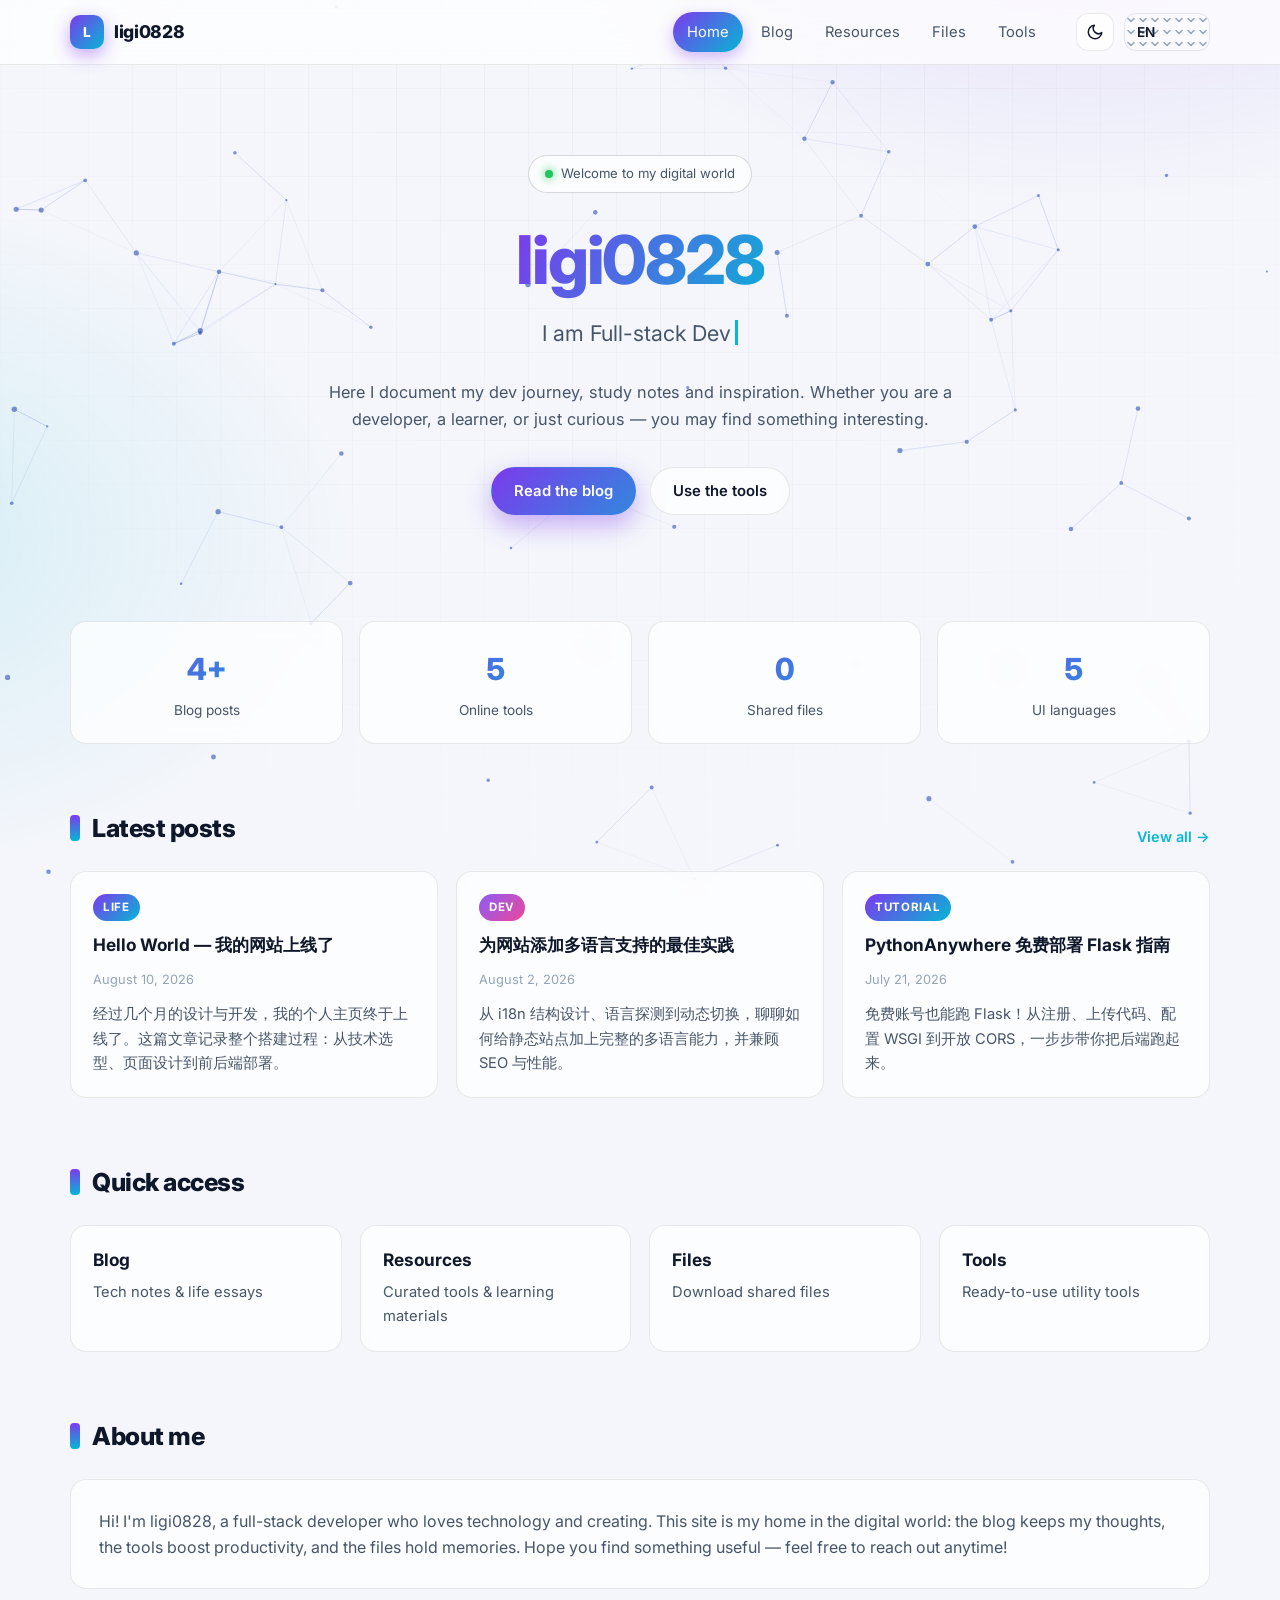
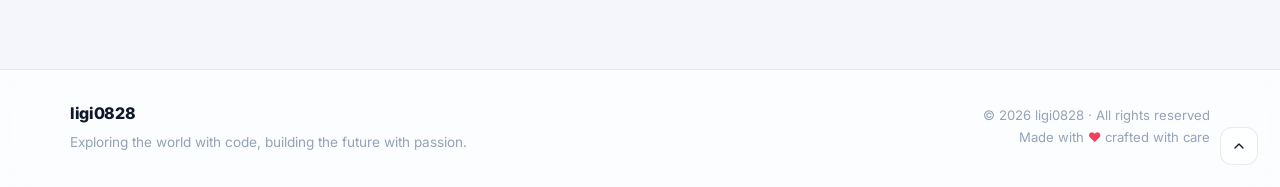
<file: index.html>
<!DOCTYPE html>
<html lang="zh-CN" data-theme="dark">
<head>
  <meta charset="UTF-8">
  <meta name="viewport" content="width=device-width, initial-scale=1.0">
  <meta name="description" content="ligi0828 的个人主页 — 博客 · 资源 · 文件 · 工具">
  <meta name="theme-color" content="#0a0e1a">
  <title data-i18n="title.home">首页 | ligi0828</title>
  <link rel="icon" href="data:image/svg+xml,%3Csvg xmlns='http://www.w3.org/2000/svg' viewBox='0 0 100 100'%3E%3Cdefs%3E%3ClinearGradient id='g' x1='0' y1='0' x2='1' y2='1'%3E%3Cstop offset='0' stop-color='%237c3aed'/%3E%3Cstop offset='1' stop-color='%2306b6d4'/%3E%3C/linearGradient%3E%3C/defs%3E%3Crect width='100' height='100' rx='24' fill='url(%23g)'/%3E%3Ctext x='50' y='68' font-size='46' font-weight='800' text-anchor='middle' fill='white' font-family='Arial'%3EL%3C/text%3E%3C/svg%3E">
  <link rel="preconnect" href="https://fonts.googleapis.com">
  <link rel="preconnect" href="https://fonts.gstatic.com" crossorigin>
  <link href="https://fonts.googleapis.com/css2?family=Inter:wght@400;600;700;800&display=swap" rel="stylesheet">
  <link rel="stylesheet" href="css/style.css">
</head>
<body data-page="home" class="fade-in">
  <div class="bg"></div>
  <canvas id="particles"></canvas>

  <!-- ================= Nav ================= -->
  <header class="nav">
    <div class="nav-inner">
      <a href="index.html" class="brand">
        <span class="brand-mark">L</span>
        <span>ligi0828</span>
      </a>
      <nav class="nav-links" id="navLinks" aria-label="Main navigation">
        <a href="index.html" class="nav-link active" data-i18n="nav.home">首页</a>
        <a href="blog.html" class="nav-link" data-i18n="nav.blog">博客</a>
        <a href="resources.html" class="nav-link" data-i18n="nav.resources">资源</a>
        <a href="files.html" class="nav-link" data-i18n="nav.files">网站文件</a>
        <a href="tools.html" class="nav-link" data-i18n="nav.tools">网站工具</a>
      </nav>
      <div class="nav-actions">
        <button class="icon-btn" id="themeBtn" data-i18n-aria="theme.toggle" aria-label="切换主题" title="切换主题"></button>
        <select class="lang-select" id="langSelect" aria-label="Language">
          <option value="zh">中文</option>
          <option value="en">EN</option>
          <option value="ru">РУ</option>
          <option value="fr">FR</option>
          <option value="ja">日本語</option>
        </select>
        <button class="icon-btn menu-btn" id="menuBtn" data-i18n-aria="menu.toggle" aria-label="打开菜单">
          <svg width="18" height="18" viewBox="0 0 24 24" fill="none" stroke="currentColor" stroke-width="2" stroke-linecap="round"><path d="M4 7h16M4 12h16M4 17h16"/></svg>
        </button>
      </div>
    </div>
  </header>

  <main>
    <!-- ================= Hero ================= -->
    <section class="hero">
      <span class="hero-badge"><span class="dot"></span><span data-i18n="home.badge">欢迎来到我的数字世界</span></span>
      <h1 class="hero-title">
        <span class="grad-text">ligi0828</span>
      </h1>
      <p class="type-line"><span id="rolePrefix" data-i18n="home.rolePrefix">我是</span> <span id="typeTarget"></span><span class="type-cursor"></span></p>
      <p class="hero-desc" data-i18n="home.desc">这里记录我的开发旅程、学习笔记与灵感收藏。无论你是开发者、学习者还是好奇的路人，都能在这里找到一些有趣的东西。</p>
      <div class="hero-actions">
        <a href="blog.html" class="btn btn-primary" data-i18n="home.cta.blog">阅读博客</a>
        <a href="tools.html" class="btn btn-ghost" data-i18n="home.cta.tools">使用工具</a>
      </div>
    </section>

    <!-- ================= Stats ================= -->
    <section class="stats reveal">
      <div class="stat"><div class="stat-num"><span class="count" data-target="0">0</span>+</div><div class="stat-label" data-i18n="home.stat.posts">博客文章</div></div>
      <div class="stat"><div class="stat-num"><span class="count" data-target="5">0</span></div><div class="stat-label" data-i18n="home.stat.tools">在线工具</div></div>
      <div class="stat"><div class="stat-num"><span class="count" data-target="0">0</span></div><div class="stat-label" data-i18n="home.stat.files">共享文件</div></div>
      <div class="stat"><div class="stat-num"><span class="count" data-target="5">0</span></div><div class="stat-label" data-i18n="home.stat.langs">界面语言</div></div>
    </section>

    <!-- ================= Recent posts ================= -->
    <section class="section reveal">
      <div class="section-head">
        <h2 class="section-title" data-i18n="home.recent">最新文章</h2>
        <a href="blog.html" class="link-more" data-i18n="home.recent.more">查看全部 →</a>
      </div>
      <div class="grid grid-3" id="recentPosts"></div>
    </section>

    <!-- ================= Quick access ================= -->
    <section class="section reveal">
      <div class="section-head">
        <h2 class="section-title" data-i18n="home.quick">快速导航</h2>
      </div>
      <div class="grid grid-4">
        <a href="blog.html" class="card post-card" style="gap: 8px">
          <h3 data-i18n="home.q.blog.t">博客</h3>
          <p class="post-excerpt" style="-webkit-line-clamp: 2" data-i18n="home.q.blog.d">分享技术经验与生活随笔</p>
        </a>
        <a href="resources.html" class="card post-card" style="gap: 8px">
          <h3 data-i18n="home.q.res.t">资源收藏</h3>
          <p class="post-excerpt" style="-webkit-line-clamp: 2" data-i18n="home.q.res.d">精选工具与学习资料</p>
        </a>
        <a href="files.html" class="card post-card" style="gap: 8px">
          <h3 data-i18n="home.q.files.t">网站文件</h3>
          <p class="post-excerpt" style="-webkit-line-clamp: 2" data-i18n="home.q.files.d">下载站内共享资源</p>
        </a>
        <a href="tools.html" class="card post-card" style="gap: 8px">
          <h3 data-i18n="home.q.tools.t">在线工具</h3>
          <p class="post-excerpt" style="-webkit-line-clamp: 2" data-i18n="home.q.tools.d">开箱即用的效率小工具</p>
        </a>
      </div>
    </section>

    <!-- ================= About ================= -->
    <section class="section reveal">
      <div class="section-head">
        <h2 class="section-title" data-i18n="home.about">关于我</h2>
      </div>
      <div class="card" style="padding: 28px">
        <p data-i18n="home.about.text" style="color: var(--text-soft)">你好！我是 ligi0828，一名热爱技术与创造的全栈开发者。这个网站是我在网络世界中的家。</p>
      </div>
    </section>
  </main>

  <!-- ================= Footer ================= -->
  <footer class="footer">
    <div class="footer-inner">
      <div>
        <div class="footer-brand">ligi0828</div>
        <div class="footer-tag" data-i18n="footer.tagline">用代码探索世界，用热爱构建未来。</div>
      </div>
      <div class="footer-right">
        © <span id="year">2026</span> ligi0828 · <span data-i18n="footer.rights">保留所有权利</span><br>
        <span data-i18n="footer.made">用</span> <span class="footer-heart">♥</span> <span data-i18n="footer.made2">精心制作</span>
      </div>
    </div>
  </footer>

  <button class="icon-btn" id="backTop" style="position: fixed; right: 22px; bottom: 22px; z-index: 60" data-i18n-title="back.to.top" title="返回顶部" aria-label="返回顶部">
    <svg width="16" height="16" viewBox="0 0 24 24" fill="none" stroke="currentColor" stroke-width="2" stroke-linecap="round" stroke-linejoin="round"><path d="m18 15-6-6-6 6"/></svg>
  </button>

  <script src="js/i18n.js"></script>
  <script src="js/theme.js"></script>
  <script src="js/particles.js"></script>
  <script src="js/main.js"></script>
  <script src="js/pages/home.js"></script>
</body>
</html>
</file>
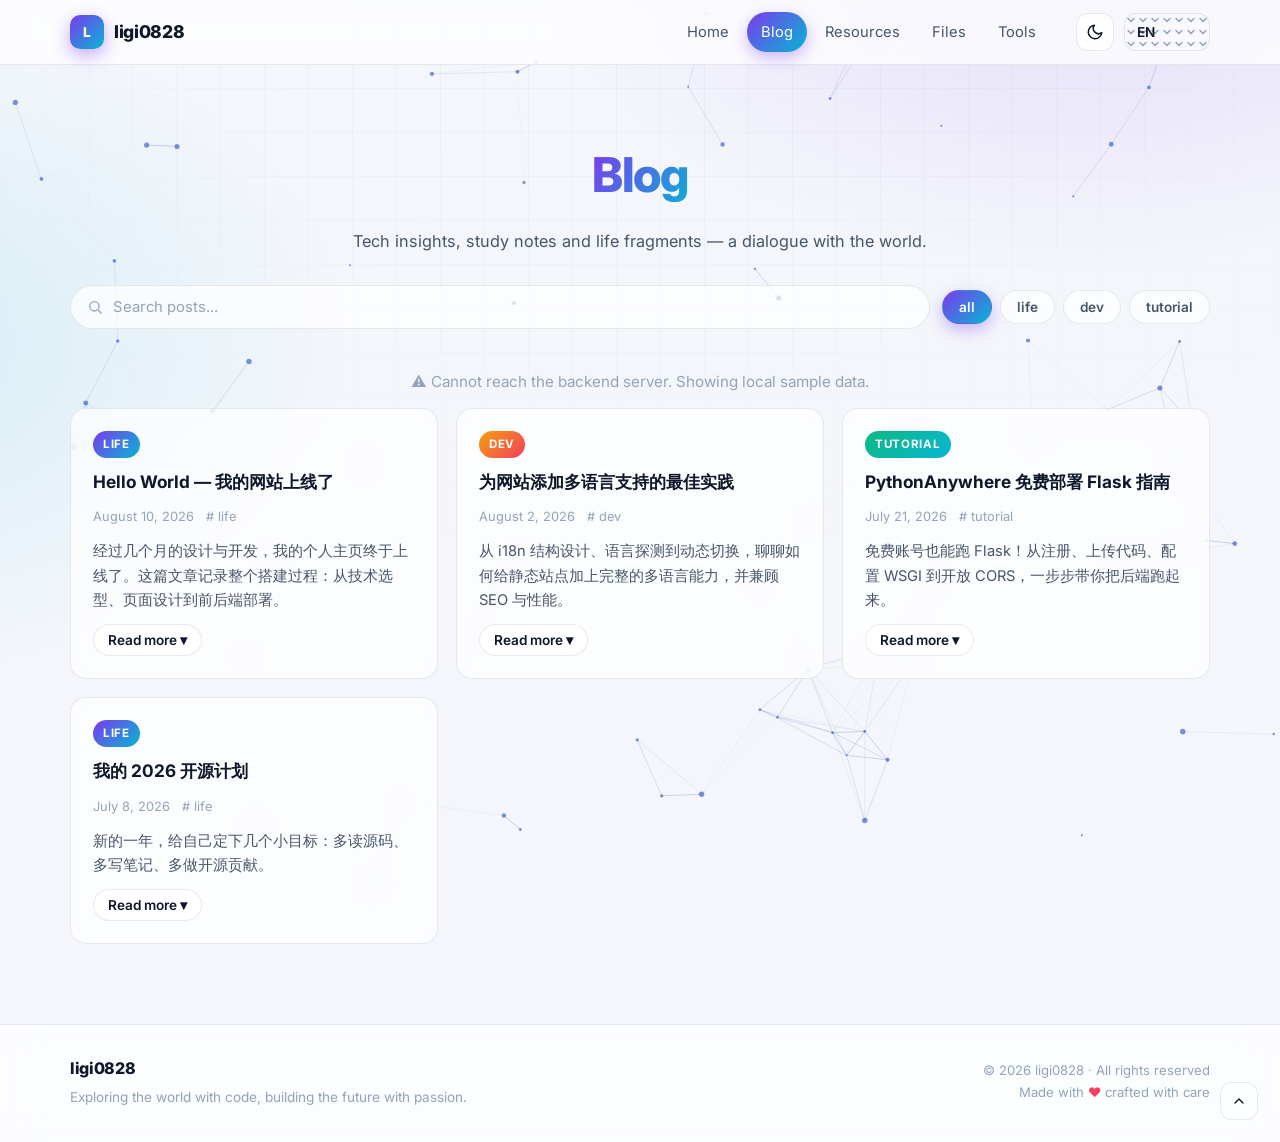
<file: blog.html>
<!DOCTYPE html>
<html lang="zh-CN" data-theme="dark">
<head>
  <meta charset="UTF-8">
  <meta name="viewport" content="width=device-width, initial-scale=1.0">
  <meta name="description" content="ligi0828 的博客 — 技术笔记与生活随笔">
  <meta name="theme-color" content="#0a0e1a">
  <title data-i18n="title.blog">博客 | ligi0828</title>
  <link rel="icon" href="data:image/svg+xml,%3Csvg xmlns='http://www.w3.org/2000/svg' viewBox='0 0 100 100'%3E%3Cdefs%3E%3ClinearGradient id='g' x1='0' y1='0' x2='1' y2='1'%3E%3Cstop offset='0' stop-color='%237c3aed'/%3E%3Cstop offset='1' stop-color='%2306b6d4'/%3E%3C/linearGradient%3E%3C/defs%3E%3Crect width='100' height='100' rx='24' fill='url(%23g)'/%3E%3Ctext x='50' y='68' font-size='46' font-weight='800' text-anchor='middle' fill='white' font-family='Arial'%3EL%3C/text%3E%3C/svg%3E">
  <link rel="preconnect" href="https://fonts.googleapis.com">
  <link rel="preconnect" href="https://fonts.gstatic.com" crossorigin>
  <link href="https://fonts.googleapis.com/css2?family=Inter:wght@400;600;700;800&display=swap" rel="stylesheet">
  <link rel="stylesheet" href="css/style.css">
</head>
<body data-page="blog" class="fade-in">
  <div class="bg"></div>
  <canvas id="particles"></canvas>

  <!-- ================= Nav ================= -->
  <header class="nav">
    <div class="nav-inner">
      <a href="index.html" class="brand">
        <span class="brand-mark">L</span>
        <span>ligi0828</span>
      </a>
      <nav class="nav-links" id="navLinks" aria-label="Main navigation">
        <a href="index.html" class="nav-link" data-i18n="nav.home">首页</a>
        <a href="blog.html" class="nav-link active" data-i18n="nav.blog">博客</a>
        <a href="resources.html" class="nav-link" data-i18n="nav.resources">资源</a>
        <a href="files.html" class="nav-link" data-i18n="nav.files">网站文件</a>
        <a href="tools.html" class="nav-link" data-i18n="nav.tools">网站工具</a>
      </nav>
      <div class="nav-actions">
        <button class="icon-btn" id="themeBtn" data-i18n-aria="theme.toggle" aria-label="切换主题" title="切换主题"></button>
        <select class="lang-select" id="langSelect" aria-label="Language">
          <option value="zh">中文</option>
          <option value="en">EN</option>
          <option value="ru">РУ</option>
          <option value="fr">FR</option>
          <option value="ja">日本語</option>
        </select>
        <button class="icon-btn menu-btn" id="menuBtn" data-i18n-aria="menu.toggle" aria-label="打开菜单">
          <svg width="18" height="18" viewBox="0 0 24 24" fill="none" stroke="currentColor" stroke-width="2" stroke-linecap="round"><path d="M4 7h16M4 12h16M4 17h16"/></svg>
        </button>
      </div>
    </div>
  </header>

  <main>
    <section class="page-head">
      <h1 class="page-title"><span class="grad-text" data-i18n="blog.title">博客</span></h1>
      <p class="page-sub" data-i18n="blog.sub">记录技术心得、学习笔记与生活碎片，与这个世界对话。</p>
    </section>

    <div class="toolbar">
      <input type="search" class="search" id="blogSearch" data-i18n-ph="blog.search" placeholder="搜索文章...">
      <div class="pills" id="catPills"></div>
    </div>

    <div id="blogList" class="grid grid-2"></div>
    <div id="blogSpinner" class="spin hide"></div>
    <div id="blogEmpty" class="empty hide" data-i18n="blog.empty">没有找到相关文章，换个关键词试试？</div>
  </main>

  <!-- ================= Footer ================= -->
  <footer class="footer">
    <div class="footer-inner">
      <div>
        <div class="footer-brand">ligi0828</div>
        <div class="footer-tag" data-i18n="footer.tagline">用代码探索世界，用热爱构建未来。</div>
      </div>
      <div class="footer-right">
        © <span id="year">2026</span> ligi0828 · <span data-i18n="footer.rights">保留所有权利</span><br>
        <span data-i18n="footer.made">用</span> <span class="footer-heart">♥</span> <span data-i18n="footer.made2">精心制作</span>
      </div>
    </div>
  </footer>

  <button class="icon-btn" id="backTop" style="position: fixed; right: 22px; bottom: 22px; z-index: 60" data-i18n-title="back.to.top" title="返回顶部" aria-label="返回顶部">
    <svg width="16" height="16" viewBox="0 0 24 24" fill="none" stroke="currentColor" stroke-width="2" stroke-linecap="round" stroke-linejoin="round"><path d="m18 15-6-6-6 6"/></svg>
  </button>

  <script src="js/i18n.js"></script>
  <script src="js/theme.js"></script>
  <script src="js/particles.js"></script>
  <script src="js/main.js"></script>
  <script src="js/pages/blog.js"></script>
</body>
</html>
</file>
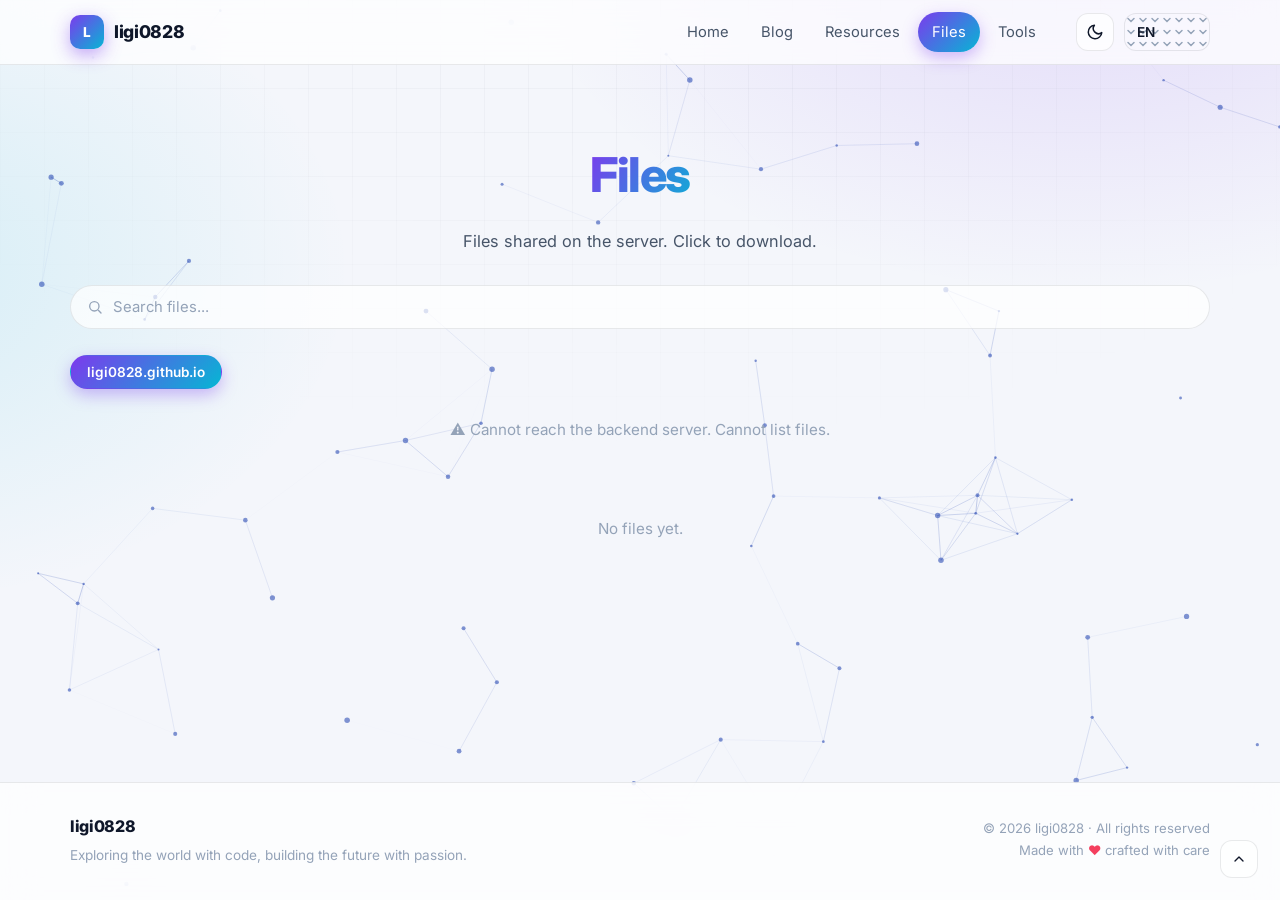
<file: files.html>
<!DOCTYPE html>
<html lang="zh-CN" data-theme="dark">
<head>
  <meta charset="UTF-8">
  <meta name="viewport" content="width=device-width, initial-scale=1.0">
  <meta name="description" content="ligi0828 的网站文件 — 服务器共享文件下载">
  <meta name="theme-color" content="#0a0e1a">
  <title data-i18n="title.files">网站文件 | ligi0828</title>
  <link rel="icon" href="data:image/svg+xml,%3Csvg xmlns='http://www.w3.org/2000/svg' viewBox='0 0 100 100'%3E%3Cdefs%3E%3ClinearGradient id='g' x1='0' y1='0' x2='1' y2='1'%3E%3Cstop offset='0' stop-color='%237c3aed'/%3E%3Cstop offset='1' stop-color='%2306b6d4'/%3E%3C/linearGradient%3E%3C/defs%3E%3Crect width='100' height='100' rx='24' fill='url(%23g)'/%3E%3Ctext x='50' y='68' font-size='46' font-weight='800' text-anchor='middle' fill='white' font-family='Arial'%3EL%3C/text%3E%3C/svg%3E">
  <link rel="preconnect" href="https://fonts.googleapis.com">
  <link rel="preconnect" href="https://fonts.gstatic.com" crossorigin>
  <link href="https://fonts.googleapis.com/css2?family=Inter:wght@400;600;700;800&display=swap" rel="stylesheet">
  <link rel="stylesheet" href="css/style.css">
</head>
<body data-page="files" class="fade-in">
  <div class="bg"></div>
  <canvas id="particles"></canvas>

  <!-- ================= Nav ================= -->
  <header class="nav">
    <div class="nav-inner">
      <a href="index.html" class="brand">
        <span class="brand-mark">L</span>
        <span>ligi0828</span>
      </a>
      <nav class="nav-links" id="navLinks" aria-label="Main navigation">
        <a href="index.html" class="nav-link" data-i18n="nav.home">首页</a>
        <a href="blog.html" class="nav-link" data-i18n="nav.blog">博客</a>
        <a href="resources.html" class="nav-link" data-i18n="nav.resources">资源</a>
        <a href="files.html" class="nav-link active" data-i18n="nav.files">网站文件</a>
        <a href="tools.html" class="nav-link" data-i18n="nav.tools">网站工具</a>
      </nav>
      <div class="nav-actions">
        <button class="icon-btn" id="themeBtn" data-i18n-aria="theme.toggle" aria-label="切换主题" title="切换主题"></button>
        <select class="lang-select" id="langSelect" aria-label="Language">
          <option value="zh">中文</option>
          <option value="en">EN</option>
          <option value="ru">РУ</option>
          <option value="fr">FR</option>
          <option value="ja">日本語</option>
        </select>
        <button class="icon-btn menu-btn" id="menuBtn" data-i18n-aria="menu.toggle" aria-label="打开菜单">
          <svg width="18" height="18" viewBox="0 0 24 24" fill="none" stroke="currentColor" stroke-width="2" stroke-linecap="round"><path d="M4 7h16M4 12h16M4 17h16"/></svg>
        </button>
      </div>
    </div>
  </header>

  <main>
    <section class="page-head">
      <h1 class="page-title"><span class="grad-text" data-i18n="files.title">网站文件</span></h1>
      <p class="page-sub" data-i18n="files.sub">服务器上共享的文件，点击即可下载。</p>
    </section>

    <div class="toolbar">
      <input type="search" class="search" id="fileSearch" data-i18n-ph="files.search" placeholder="搜索文件...">
    </div>

    <div class="pills" id="filePathBar" style="margin-bottom: 14px"></div>

    <div class="file-list" id="fileList"></div>
    <div id="fileSpinner" class="spin hide"></div>
    <div id="fileEmpty" class="empty hide" data-i18n="files.empty">暂时没有文件。</div>
  </main>

  <!-- ================= Footer ================= -->
  <footer class="footer">
    <div class="footer-inner">
      <div>
        <div class="footer-brand">ligi0828</div>
        <div class="footer-tag" data-i18n="footer.tagline">用代码探索世界，用热爱构建未来。</div>
      </div>
      <div class="footer-right">
        © <span id="year">2026</span> ligi0828 · <span data-i18n="footer.rights">保留所有权利</span><br>
        <span data-i18n="footer.made">用</span> <span class="footer-heart">♥</span> <span data-i18n="footer.made2">精心制作</span>
      </div>
    </div>
  </footer>

  <button class="icon-btn" id="backTop" style="position: fixed; right: 22px; bottom: 22px; z-index: 60" data-i18n-title="back.to.top" title="返回顶部" aria-label="返回顶部">
    <svg width="16" height="16" viewBox="0 0 24 24" fill="none" stroke="currentColor" stroke-width="2" stroke-linecap="round" stroke-linejoin="round"><path d="m18 15-6-6-6 6"/></svg>
  </button>

  <script src="js/i18n.js"></script>
  <script src="js/theme.js"></script>
  <script src="js/particles.js"></script>
  <script src="js/main.js"></script>
  <script src="js/pages/files.js"></script>
</body>
</html>
</file>
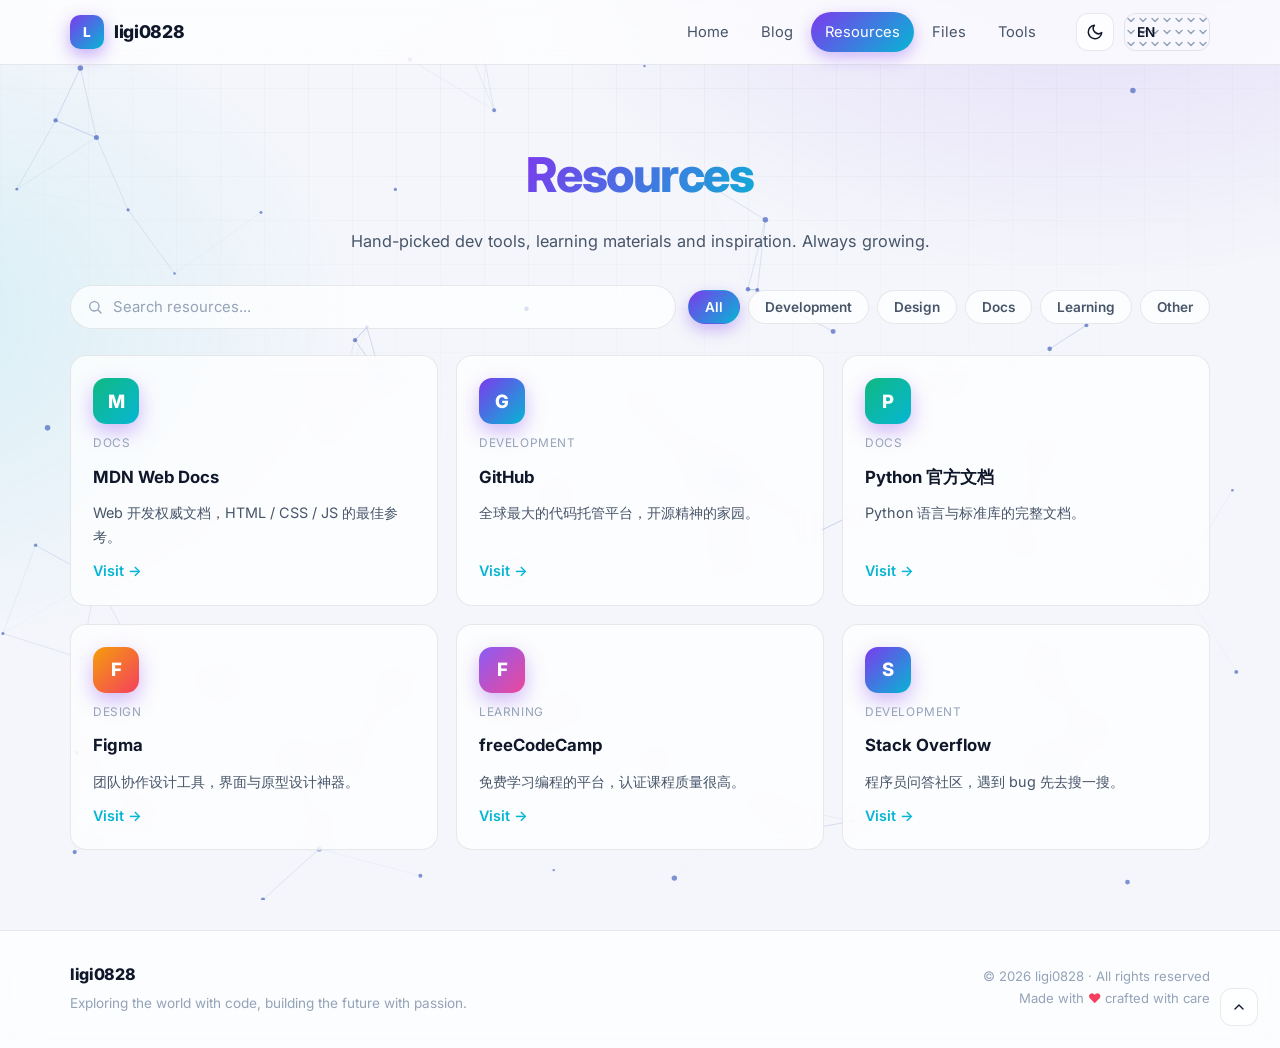
<file: resources.html>
<!DOCTYPE html>
<html lang="zh-CN" data-theme="dark">
<head>
  <meta charset="UTF-8">
  <meta name="viewport" content="width=device-width, initial-scale=1.0">
  <meta name="description" content="ligi0828 的资源收藏 — 精选工具与学习资料">
  <meta name="theme-color" content="#0a0e1a">
  <title data-i18n="title.resources">资源 | ligi0828</title>
  <link rel="icon" href="data:image/svg+xml,%3Csvg xmlns='http://www.w3.org/2000/svg' viewBox='0 0 100 100'%3E%3Cdefs%3E%3ClinearGradient id='g' x1='0' y1='0' x2='1' y2='1'%3E%3Cstop offset='0' stop-color='%237c3aed'/%3E%3Cstop offset='1' stop-color='%2306b6d4'/%3E%3C/linearGradient%3E%3C/defs%3E%3Crect width='100' height='100' rx='24' fill='url(%23g)'/%3E%3Ctext x='50' y='68' font-size='46' font-weight='800' text-anchor='middle' fill='white' font-family='Arial'%3EL%3C/text%3E%3C/svg%3E">
  <link rel="preconnect" href="https://fonts.googleapis.com">
  <link rel="preconnect" href="https://fonts.gstatic.com" crossorigin>
  <link href="https://fonts.googleapis.com/css2?family=Inter:wght@400;600;700;800&display=swap" rel="stylesheet">
  <link rel="stylesheet" href="css/style.css">
</head>
<body data-page="resources" class="fade-in">
  <div class="bg"></div>
  <canvas id="particles"></canvas>

  <!-- ================= Nav ================= -->
  <header class="nav">
    <div class="nav-inner">
      <a href="index.html" class="brand">
        <span class="brand-mark">L</span>
        <span>ligi0828</span>
      </a>
      <nav class="nav-links" id="navLinks" aria-label="Main navigation">
        <a href="index.html" class="nav-link" data-i18n="nav.home">首页</a>
        <a href="blog.html" class="nav-link" data-i18n="nav.blog">博客</a>
        <a href="resources.html" class="nav-link active" data-i18n="nav.resources">资源</a>
        <a href="files.html" class="nav-link" data-i18n="nav.files">网站文件</a>
        <a href="tools.html" class="nav-link" data-i18n="nav.tools">网站工具</a>
      </nav>
      <div class="nav-actions">
        <button class="icon-btn" id="themeBtn" data-i18n-aria="theme.toggle" aria-label="切换主题" title="切换主题"></button>
        <select class="lang-select" id="langSelect" aria-label="Language">
          <option value="zh">中文</option>
          <option value="en">EN</option>
          <option value="ru">РУ</option>
          <option value="fr">FR</option>
          <option value="ja">日本語</option>
        </select>
        <button class="icon-btn menu-btn" id="menuBtn" data-i18n-aria="menu.toggle" aria-label="打开菜单">
          <svg width="18" height="18" viewBox="0 0 24 24" fill="none" stroke="currentColor" stroke-width="2" stroke-linecap="round"><path d="M4 7h16M4 12h16M4 17h16"/></svg>
        </button>
      </div>
    </div>
  </header>

  <main>
    <section class="page-head">
      <h1 class="page-title"><span class="grad-text" data-i18n="resources.title">资源收藏</span></h1>
      <p class="page-sub" data-i18n="resources.sub">精心挑选的开发工具、学习资料与灵感来源，持续更新中。</p>
    </section>

    <div class="toolbar">
      <input type="search" class="search" id="resSearch" data-i18n-ph="resources.search" placeholder="搜索资源...">
      <div class="pills" id="resPills"></div>
    </div>

    <div id="resList" class="grid grid-3"></div>
    <div id="resEmpty" class="empty hide" data-i18n="resources.empty">没有匹配的资源。</div>
  </main>

  <!-- ================= Footer ================= -->
  <footer class="footer">
    <div class="footer-inner">
      <div>
        <div class="footer-brand">ligi0828</div>
        <div class="footer-tag" data-i18n="footer.tagline">用代码探索世界，用热爱构建未来。</div>
      </div>
      <div class="footer-right">
        © <span id="year">2026</span> ligi0828 · <span data-i18n="footer.rights">保留所有权利</span><br>
        <span data-i18n="footer.made">用</span> <span class="footer-heart">♥</span> <span data-i18n="footer.made2">精心制作</span>
      </div>
    </div>
  </footer>

  <button class="icon-btn" id="backTop" style="position: fixed; right: 22px; bottom: 22px; z-index: 60" data-i18n-title="back.to.top" title="返回顶部" aria-label="返回顶部">
    <svg width="16" height="16" viewBox="0 0 24 24" fill="none" stroke="currentColor" stroke-width="2" stroke-linecap="round" stroke-linejoin="round"><path d="m18 15-6-6-6 6"/></svg>
  </button>

  <script src="js/i18n.js"></script>
  <script src="js/theme.js"></script>
  <script src="js/particles.js"></script>
  <script src="js/main.js"></script>
  <script src="js/pages/resources.js"></script>
</body>
</html>
</file>
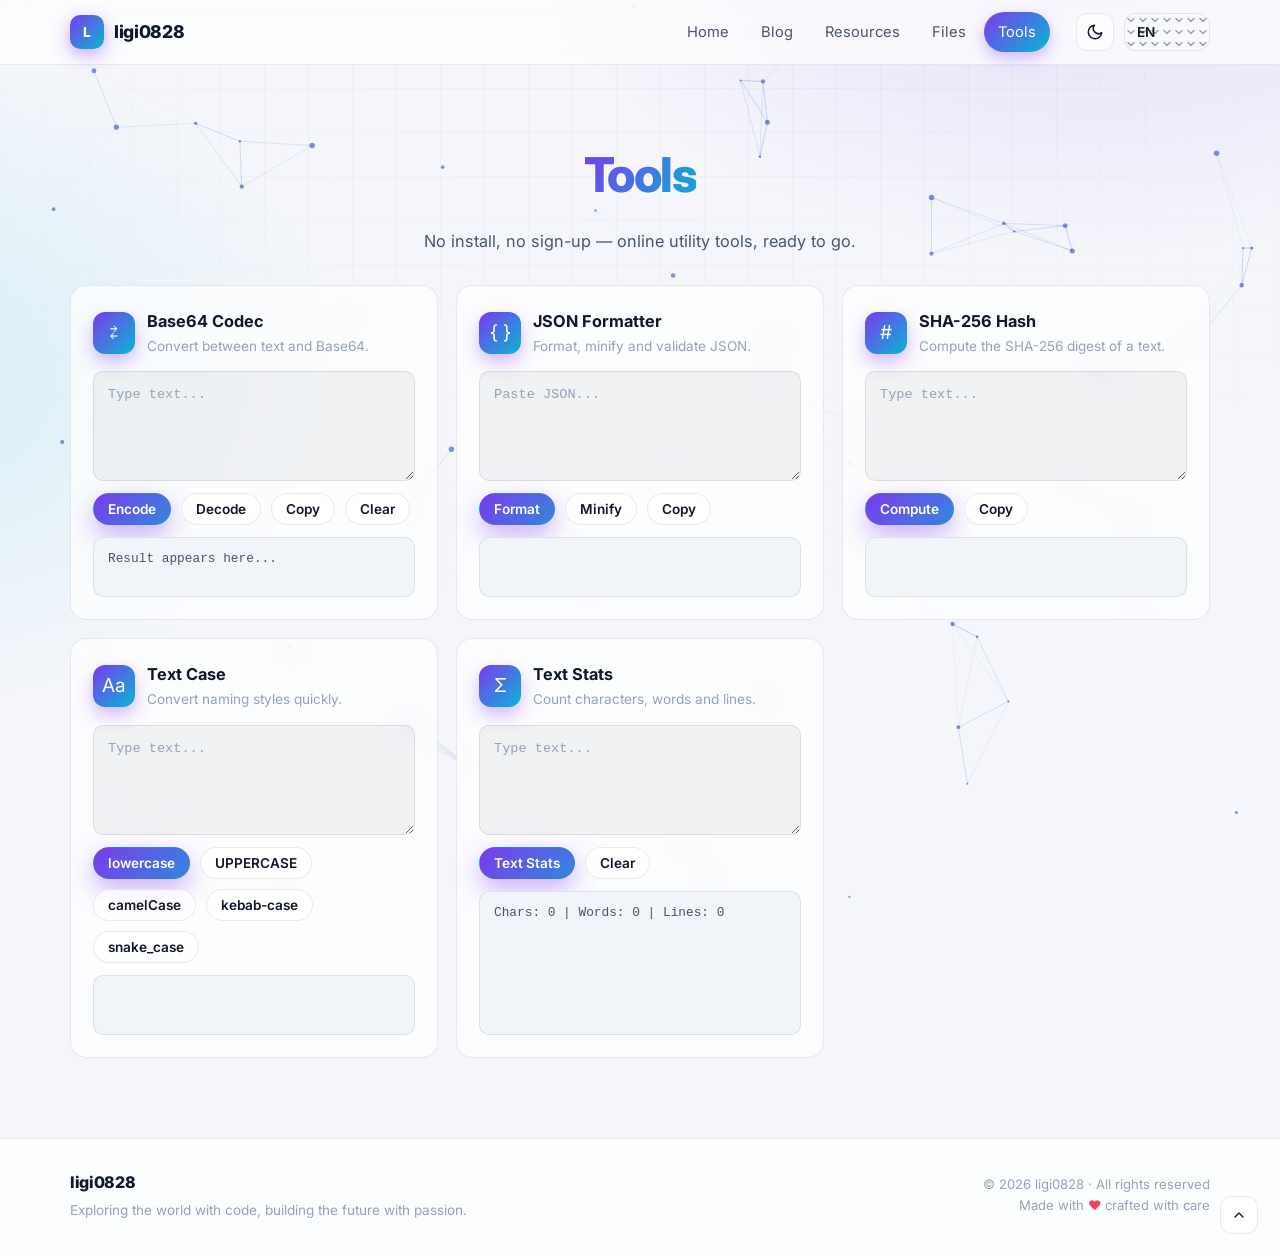
<file: tools.html>
<!DOCTYPE html>
<html lang="zh-CN" data-theme="dark">
<head>
  <meta charset="UTF-8">
  <meta name="viewport" content="width=device-width, initial-scale=1.0">
  <meta name="description" content="ligi0828 的网站工具 — 在线效率小工具">
  <meta name="theme-color" content="#0a0e1a">
  <title data-i18n="title.tools">网站工具 | ligi0828</title>
  <link rel="icon" href="data:image/svg+xml,%3Csvg xmlns='http://www.w3.org/2000/svg' viewBox='0 0 100 100'%3E%3Cdefs%3E%3ClinearGradient id='g' x1='0' y1='0' x2='1' y2='1'%3E%3Cstop offset='0' stop-color='%237c3aed'/%3E%3Cstop offset='1' stop-color='%2306b6d4'/%3E%3C/linearGradient%3E%3C/defs%3E%3Crect width='100' height='100' rx='24' fill='url(%23g)'/%3E%3Ctext x='50' y='68' font-size='46' font-weight='800' text-anchor='middle' fill='white' font-family='Arial'%3EL%3C/text%3E%3C/svg%3E">
  <link rel="preconnect" href="https://fonts.googleapis.com">
  <link rel="preconnect" href="https://fonts.gstatic.com" crossorigin>
  <link href="https://fonts.googleapis.com/css2?family=Inter:wght@400;600;700;800&display=swap" rel="stylesheet">
  <link rel="stylesheet" href="css/style.css">
</head>
<body data-page="tools" class="fade-in">
  <div class="bg"></div>
  <canvas id="particles"></canvas>

  <!-- ================= Nav ================= -->
  <header class="nav">
    <div class="nav-inner">
      <a href="index.html" class="brand">
        <span class="brand-mark">L</span>
        <span>ligi0828</span>
      </a>
      <nav class="nav-links" id="navLinks" aria-label="Main navigation">
        <a href="index.html" class="nav-link" data-i18n="nav.home">首页</a>
        <a href="blog.html" class="nav-link" data-i18n="nav.blog">博客</a>
        <a href="resources.html" class="nav-link" data-i18n="nav.resources">资源</a>
        <a href="files.html" class="nav-link" data-i18n="nav.files">网站文件</a>
        <a href="tools.html" class="nav-link active" data-i18n="nav.tools">网站工具</a>
      </nav>
      <div class="nav-actions">
        <button class="icon-btn" id="themeBtn" data-i18n-aria="theme.toggle" aria-label="切换主题" title="切换主题"></button>
        <select class="lang-select" id="langSelect" aria-label="Language">
          <option value="zh">中文</option>
          <option value="en">EN</option>
          <option value="ru">РУ</option>
          <option value="fr">FR</option>
          <option value="ja">日本語</option>
        </select>
        <button class="icon-btn menu-btn" id="menuBtn" data-i18n-aria="menu.toggle" aria-label="打开菜单">
          <svg width="18" height="18" viewBox="0 0 24 24" fill="none" stroke="currentColor" stroke-width="2" stroke-linecap="round"><path d="M4 7h16M4 12h16M4 17h16"/></svg>
        </button>
      </div>
    </div>
  </header>

  <main>
    <section class="page-head">
      <h1 class="page-title"><span class="grad-text" data-i18n="tools.title">网站工具</span></h1>
      <p class="page-sub" data-i18n="tools.sub">无需安装、无需注册，开箱即用的在线效率工具。</p>
    </section>

    <div class="grid tool-grid">

      <!-- ===== Base64 ===== -->
      <div class="card tool-card reveal">
        <div class="tool-head">
          <div class="tool-icon">⇄</div>
          <div>
            <h3 data-i18n="tools.b64.t">Base64 编解码</h3>
            <div class="tool-desc" data-i18n="tools.b64.d">将文本与 Base64 互相转换。</div>
          </div>
        </div>
        <div class="tool-body">
          <textarea class="ta" id="b64Input" data-i18n-ph="tools.b64.in" placeholder="输入文本..."></textarea>
          <div class="tool-row">
            <button class="btn btn-primary btn-sm" id="b64Encode" data-i18n="tools.b64.encode">编码</button>
            <button class="btn btn-ghost btn-sm" id="b64Decode" data-i18n="tools.b64.decode">解码</button>
            <button class="btn btn-ghost btn-sm" id="b64Copy" data-i18n="tools.copy">复制</button>
            <button class="btn btn-ghost btn-sm" id="b64Clear" data-i18n="tools.clear">清空</button>
          </div>
          <div class="tool-out" id="b64Out" data-i18n="tools.b64.out">结果将显示在这里...</div>
        </div>
      </div>

      <!-- ===== JSON ===== -->
      <div class="card tool-card reveal">
        <div class="tool-head">
          <div class="tool-icon">{ }</div>
          <div>
            <h3 data-i18n="tools.json.t">JSON 格式化</h3>
            <div class="tool-desc" data-i18n="tools.json.d">格式化、压缩并校验 JSON。</div>
          </div>
        </div>
        <div class="tool-body">
          <textarea class="ta" id="jsonInput" data-i18n-ph="tools.json.in" placeholder="粘贴 JSON..."></textarea>
          <div class="tool-row">
            <button class="btn btn-primary btn-sm" id="jsonFormat" data-i18n="tools.json.format">格式化</button>
            <button class="btn btn-ghost btn-sm" id="jsonMinify" data-i18n="tools.json.minify">压缩</button>
            <button class="btn btn-ghost btn-sm" id="jsonCopy" data-i18n="tools.copy">复制</button>
          </div>
          <div class="tool-out" id="jsonOut"></div>
        </div>
      </div>

      <!-- ===== SHA-256 ===== -->
      <div class="card tool-card reveal">
        <div class="tool-head">
          <div class="tool-icon">#</div>
          <div>
            <h3 data-i18n="tools.hash.t">SHA-256 哈希</h3>
            <div class="tool-desc" data-i18n="tools.hash.d">计算文本的 SHA-256 摘要。</div>
          </div>
        </div>
        <div class="tool-body">
          <textarea class="ta" id="hashInput" data-i18n-ph="tools.hash.in" placeholder="输入文本..."></textarea>
          <div class="tool-row">
            <button class="btn btn-primary btn-sm" id="hashRun" data-i18n="tools.hash.run">计算</button>
            <button class="btn btn-ghost btn-sm" id="hashCopy" data-i18n="tools.copy">复制</button>
          </div>
          <div class="tool-out" id="hashOut" style="min-height: 60px"></div>
        </div>
      </div>

      <!-- ===== Case ===== -->
      <div class="card tool-card reveal">
        <div class="tool-head">
          <div class="tool-icon">Aa</div>
          <div>
            <h3 data-i18n="tools.case.t">文本大小写</h3>
            <div class="tool-desc" data-i18n="tools.case.d">快速转换命名风格。</div>
          </div>
        </div>
        <div class="tool-body">
          <textarea class="ta" id="caseInput" data-i18n-ph="tools.case.in" placeholder="输入文本..."></textarea>
          <div class="tool-row">
            <button class="btn btn-primary btn-sm" data-case="lower" data-i18n="tools.case.lower">全小写</button>
            <button class="btn btn-ghost btn-sm" data-case="upper" data-i18n="tools.case.upper">全大写</button>
            <button class="btn btn-ghost btn-sm" data-case="camel" data-i18n="tools.case.camel">camelCase</button>
            <button class="btn btn-ghost btn-sm" data-case="kebab" data-i18n="tools.case.kebab">kebab-case</button>
            <button class="btn btn-ghost btn-sm" data-case="snake" data-i18n="tools.case.snake">snake_case</button>
          </div>
          <div class="tool-out" id="caseOut"></div>
        </div>
      </div>

      <!-- ===== Stats ===== -->
      <div class="card tool-card reveal">
        <div class="tool-head">
          <div class="tool-icon">Σ</div>
          <div>
            <h3 data-i18n="tools.stats.t">文本统计</h3>
            <div class="tool-desc" data-i18n="tools.stats.d">统计字符、单词与行数。</div>
          </div>
        </div>
        <div class="tool-body">
          <textarea class="ta" id="statsInput" data-i18n-ph="tools.stats.in" placeholder="输入文本..."></textarea>
          <div class="tool-row">
            <button class="btn btn-primary btn-sm" id="statsRun" data-i18n="tools.stats.t">文本统计</button>
            <button class="btn btn-ghost btn-sm" id="statsClear" data-i18n="tools.clear">清空</button>
          </div>
          <div class="tool-out" id="statsOut" data-i18n="tools.stats.out">字符：0 | 单词：0 | 行数：0</div>
        </div>
      </div>

    </div>
  </main>

  <!-- ================= Footer ================= -->
  <footer class="footer">
    <div class="footer-inner">
      <div>
        <div class="footer-brand">ligi0828</div>
        <div class="footer-tag" data-i18n="footer.tagline">用代码探索世界，用热爱构建未来。</div>
      </div>
      <div class="footer-right">
        © <span id="year">2026</span> ligi0828 · <span data-i18n="footer.rights">保留所有权利</span><br>
        <span data-i18n="footer.made">用</span> <span class="footer-heart">♥</span> <span data-i18n="footer.made2">精心制作</span>
      </div>
    </div>
  </footer>

  <button class="icon-btn" id="backTop" style="position: fixed; right: 22px; bottom: 22px; z-index: 60" data-i18n-title="back.to.top" title="返回顶部" aria-label="返回顶部">
    <svg width="16" height="16" viewBox="0 0 24 24" fill="none" stroke="currentColor" stroke-width="2" stroke-linecap="round" stroke-linejoin="round"><path d="m18 15-6-6-6 6"/></svg>
  </button>

  <script src="js/i18n.js"></script>
  <script src="js/theme.js"></script>
  <script src="js/particles.js"></script>
  <script src="js/main.js"></script>
  <script src="js/pages/tools.js"></script>
</body>
</html>
</file>
<file: css/style.css>
/* ============================================================
   ligi0828 — 主站样式 / Main stylesheet
   Dark / Light themes · Glassmorphism · Animations
   ============================================================ */

:root {
  --font: "Inter", "Segoe UI", "PingFang SC", "Microsoft YaHei",
    "Hiragino Sans GB", "Yu Gothic", "Meiryo", sans-serif;
  --mono: "JetBrains Mono", "Consolas", "SF Mono", monospace;

  --accent-1: #7c3aed;
  --accent-2: #06b6d4;
  --accent-3: #f43f5e;

  --nav-h: 64px;
  --radius: 16px;
  --radius-sm: 10px;
  --shadow-lg: 0 24px 60px rgba(15, 23, 42, 0.16);
  --transition: 0.28s cubic-bezier(0.4, 0, 0.2, 1);
}

[data-theme="light"] {
  --bg: #f4f6fb;
  --bg-soft: #ffffff;
  --text: #0f172a;
  --text-soft: #475569;
  --text-faint: #94a3b8;
  --card: rgba(255, 255, 255, 0.72);
  --card-solid: #ffffff;
  --border: rgba(15, 23, 42, 0.09);
  --border-strong: rgba(15, 23, 42, 0.16);
  --nav-bg: rgba(255, 255, 255, 0.72);
  --particle: 30, 64, 175;
  --glow-a: 124, 58, 237;
  --glow-b: 6, 182, 212;
  --input-bg: rgba(15, 23, 42, 0.05);
  --code-bg: #f1f5f9;
  --scroll: #c7d2fe;
  --grid-line: rgba(15, 23, 42, 0.06);
}

[data-theme="dark"] {
  --bg: #0a0e1a;
  --bg-soft: #101626;
  --text: #e5e9f2;
  --text-soft: #9aa5b8;
  --text-faint: #5b6678;
  --card: rgba(255, 255, 255, 0.05);
  --card-solid: #131a2b;
  --border: rgba(255, 255, 255, 0.09);
  --border-strong: rgba(255, 255, 255, 0.18);
  --nav-bg: rgba(10, 14, 26, 0.72);
  --particle: 129, 140, 248;
  --glow-a: 139, 92, 246;
  --glow-b: 34, 211, 238;
  --input-bg: rgba(255, 255, 255, 0.06);
  --code-bg: #0d1322;
  --scroll: #334155;
  --grid-line: rgba(255, 255, 255, 0.05);
}

/* ---------------- Reset & base ---------------- */

*,
*::before,
*::after {
  box-sizing: border-box;
  margin: 0;
  padding: 0;
}

html {
  scroll-behavior: smooth;
}

body {
  font-family: var(--font);
  background: var(--bg);
  color: var(--text);
  line-height: 1.65;
  transition: background var(--transition), color var(--transition);
  overflow-x: hidden;
  min-height: 100vh;
  display: flex;
  flex-direction: column;
}

body.fade-in {
  animation: pageIn 0.5s ease both;
}

@keyframes pageIn {
  from { opacity: 0; transform: translateY(10px); }
  to { opacity: 1; transform: none; }
}

a { color: inherit; text-decoration: none; }
button { font-family: inherit; cursor: pointer; }
input, select, textarea { font-family: inherit; }

::selection {
  background: rgba(var(--glow-a), 0.35);
}

::-webkit-scrollbar { width: 10px; height: 10px; }
::-webkit-scrollbar-track { background: var(--bg); }
::-webkit-scrollbar-thumb {
  background: var(--scroll);
  border-radius: 8px;
  border: 2px solid var(--bg);
}

/* ---------------- Background layers ---------------- */

.bg {
  position: fixed;
  inset: 0;
  z-index: -2;
  background:
    radial-gradient(60rem 40rem at 85% -10%, rgba(var(--glow-a), 0.16), transparent 60%),
    radial-gradient(50rem 35rem at -10% 30%, rgba(var(--glow-b), 0.13), transparent 60%),
    var(--bg);
  transition: background 0.4s ease;
}

.bg::after {
  content: "";
  position: absolute;
  inset: 0;
  background-image:
    linear-gradient(var(--grid-line) 1px, transparent 1px),
    linear-gradient(90deg, var(--grid-line) 1px, transparent 1px);
  background-size: 44px 44px;
  mask-image: radial-gradient(ellipse 90% 70% at 50% 0%, #000 20%, transparent 75%);
  -webkit-mask-image: radial-gradient(ellipse 90% 70% at 50% 0%, #000 20%, transparent 75%);
  opacity: 0.5;
}

#particles {
  position: fixed;
  inset: 0;
  z-index: -1;
  pointer-events: none;
}

main {
  flex: 1;
  width: min(1140px, 92%);
  margin: 0 auto;
  position: relative;
  z-index: 1;
  padding-bottom: 80px;
}

/* ---------------- Navbar ---------------- */

.nav {
  position: sticky;
  top: 0;
  z-index: 50;
  background: var(--nav-bg);
  backdrop-filter: blur(18px);
  -webkit-backdrop-filter: blur(18px);
  border-bottom: 1px solid var(--border);
  transition: background var(--transition);
}

.nav-inner {
  width: min(1140px, 92%);
  margin: 0 auto;
  height: var(--nav-h);
  display: flex;
  align-items: center;
  gap: 18px;
}

.brand {
  display: flex;
  align-items: center;
  gap: 10px;
  font-weight: 800;
  letter-spacing: -0.02em;
  font-size: 1.1rem;
  white-space: nowrap;
}

.brand-mark {
  width: 34px;
  height: 34px;
  border-radius: 10px;
  display: grid;
  place-items: center;
  font-size: 0.85rem;
  font-weight: 800;
  color: #fff;
  background: linear-gradient(135deg, var(--accent-1), var(--accent-2));
  box-shadow: 0 6px 18px rgba(var(--glow-a), 0.45);
  animation: markSpin 12s linear infinite;
}

@keyframes markSpin {
  0%, 100% { transform: rotate(0deg) scale(1); }
  50% { transform: rotate(360deg) scale(1.06); }
}

.nav-links {
  display: flex;
  gap: 4px;
  margin-left: auto;
}

.nav-link {
  position: relative;
  padding: 8px 14px;
  border-radius: 999px;
  font-size: 0.92rem;
  color: var(--text-soft);
  transition: color var(--transition), background var(--transition);
}

.nav-link:hover {
  color: var(--text);
  background: rgba(var(--glow-a), 0.1);
}

.nav-link.active {
  color: #fff;
  background: linear-gradient(135deg, var(--accent-1), var(--accent-2));
  box-shadow: 0 6px 16px rgba(var(--glow-a), 0.35);
}

.nav-actions {
  display: flex;
  align-items: center;
  gap: 10px;
  margin-left: 8px;
}

.icon-btn {
  width: 38px;
  height: 38px;
  border-radius: 12px;
  border: 1px solid var(--border);
  background: var(--card);
  color: var(--text);
  display: grid;
  place-items: center;
  font-size: 1rem;
  transition: all var(--transition);
}

.icon-btn:hover {
  border-color: var(--accent-2);
  transform: translateY(-2px);
  box-shadow: 0 8px 20px rgba(var(--glow-b), 0.3);
}

.lang-select {
  appearance: none;
  -webkit-appearance: none;
  height: 38px;
  padding: 0 30px 0 12px;
  border-radius: 12px;
  border: 1px solid var(--border);
  background: var(--card) var(--select-arrow) no-repeat right 10px center / 12px;
  color: var(--text);
  font-size: 0.85rem;
  font-weight: 600;
  cursor: pointer;
  transition: all var(--transition);
  background-image: url("data:image/svg+xml,%3Csvg xmlns='http://www.w3.org/2000/svg' width='12' height='12' viewBox='0 0 24 24' fill='none' stroke='%2394a3b8' stroke-width='3' stroke-linecap='round'%3E%3Cpath d='m6 9 6 6 6-6'/%3E%3C/svg%3E");
}

.lang-select:hover { border-color: var(--accent-2); }
.lang-select:focus-visible { outline: 2px solid rgba(var(--glow-b), 0.5); outline-offset: 2px; }

.menu-btn { display: none; }

/* ---------------- Buttons ---------------- */

.btn {
  display: inline-flex;
  align-items: center;
  gap: 8px;
  padding: 11px 22px;
  border-radius: 999px;
  font-size: 0.93rem;
  font-weight: 600;
  border: 1px solid transparent;
  transition: all var(--transition);
  white-space: nowrap;
}

.btn-primary {
  color: #fff;
  background: linear-gradient(135deg, var(--accent-1), var(--accent-2));
  background-size: 160% 160%;
  box-shadow: 0 10px 26px rgba(var(--glow-a), 0.4);
}

.btn-primary:hover {
  background-position: 100% 50%;
  transform: translateY(-2px);
  box-shadow: 0 14px 34px rgba(var(--glow-a), 0.55);
}

.btn-ghost {
  color: var(--text);
  background: var(--card);
  border-color: var(--border);
  backdrop-filter: blur(8px);
}

.btn-ghost:hover {
  border-color: var(--accent-2);
  transform: translateY(-2px);
}

.btn:disabled { opacity: 0.5; pointer-events: none; }

.btn-sm { padding: 7px 14px; font-size: 0.85rem; }

/* ---------------- Hero (home) ---------------- */

.hero {
  padding: 90px 0 60px;
  text-align: center;
  position: relative;
}

.hero-badge {
  display: inline-flex;
  align-items: center;
  gap: 8px;
  padding: 7px 16px;
  border-radius: 999px;
  border: 1px solid var(--border-strong);
  background: var(--card);
  font-size: 0.82rem;
  color: var(--text-soft);
  backdrop-filter: blur(8px);
  margin-bottom: 28px;
}

.hero-badge .dot {
  width: 8px;
  height: 8px;
  border-radius: 50%;
  background: #22c55e;
  box-shadow: 0 0 10px #22c55e;
  animation: pulseDot 2s ease infinite;
}

@keyframes pulseDot {
  0%, 100% { transform: scale(1); opacity: 1; }
  50% { transform: scale(1.5); opacity: 0.6; }
}

.hero-title {
  font-size: clamp(2.4rem, 6.5vw, 4.2rem);
  font-weight: 800;
  letter-spacing: -0.03em;
  line-height: 1.15;
}

.grad-text {
  background: linear-gradient(120deg, var(--accent-1), var(--accent-2), var(--accent-3));
  background-size: 220% 220%;
  -webkit-background-clip: text;
  background-clip: text;
  -webkit-text-fill-color: transparent;
  color: transparent;
  animation: gradShift 6s ease infinite;
}

@keyframes gradShift {
  0%, 100% { background-position: 0% 50%; }
  50% { background-position: 100% 50%; }
}

.type-line {
  margin-top: 18px;
  font-size: clamp(1.05rem, 2.4vw, 1.35rem);
  color: var(--text-soft);
  min-height: 2em;
}

.type-cursor {
  display: inline-block;
  width: 3px;
  height: 1.15em;
  background: var(--accent-2);
  vertical-align: -0.2em;
  margin-left: 4px;
  animation: blink 0.9s steps(1) infinite;
}

@keyframes blink { 50% { opacity: 0; } }

.hero-desc {
  max-width: 640px;
  margin: 20px auto 0;
  color: var(--text-soft);
  font-size: 1.02rem;
}

.hero-actions {
  margin-top: 34px;
  display: flex;
  justify-content: center;
  gap: 14px;
  flex-wrap: wrap;
}

/* ---------------- Stats ---------------- */

.stats {
  display: grid;
  grid-template-columns: repeat(auto-fit, minmax(150px, 1fr));
  gap: 16px;
  margin: 46px 0 10px;
}

.stat {
  background: var(--card);
  border: 1px solid var(--border);
  border-radius: var(--radius);
  padding: 22px 16px;
  text-align: center;
  backdrop-filter: blur(10px);
  transition: transform var(--transition), box-shadow var(--transition), border-color var(--transition);
}

.stat:hover {
  transform: translateY(-4px);
  border-color: rgba(var(--glow-b), 0.5);
  box-shadow: 0 16px 34px rgba(var(--glow-b), 0.18);
}

.stat-num {
  font-size: 1.9rem;
  font-weight: 800;
  font-variant-numeric: tabular-nums;
  background: linear-gradient(135deg, var(--accent-1), var(--accent-2));
  -webkit-background-clip: text;
  background-clip: text;
  -webkit-text-fill-color: transparent;
}

.stat-label {
  margin-top: 4px;
  font-size: 0.85rem;
  color: var(--text-soft);
}

/* ---------------- Sections & cards ---------------- */

.section { margin-top: 64px; }

.section-head {
  display: flex;
  align-items: flex-end;
  justify-content: space-between;
  gap: 16px;
  margin-bottom: 22px;
  flex-wrap: wrap;
}

.section-title {
  font-size: 1.55rem;
  font-weight: 800;
  letter-spacing: -0.02em;
}

.section-title::before {
  content: "";
  display: inline-block;
  width: 10px;
  height: 26px;
  margin-right: 12px;
  border-radius: 4px;
  background: linear-gradient(180deg, var(--accent-1), var(--accent-2));
  vertical-align: -4px;
}

.link-more {
  color: var(--accent-2);
  font-weight: 600;
  font-size: 0.9rem;
  display: inline-flex;
  align-items: center;
  gap: 6px;
  transition: gap var(--transition);
}

.link-more:hover { gap: 10px; }

.card {
  background: var(--card);
  border: 1px solid var(--border);
  border-radius: var(--radius);
  backdrop-filter: blur(10px);
  transition: transform var(--transition), box-shadow var(--transition), border-color var(--transition);
}

.card:hover {
  transform: translateY(-5px);
  border-color: rgba(var(--glow-b), 0.45);
  box-shadow: var(--shadow-lg);
}

/* Grids */
.grid { display: grid; gap: 18px; }
.grid-3 { grid-template-columns: repeat(auto-fill, minmax(300px, 1fr)); }
.grid-2 { grid-template-columns: repeat(auto-fill, minmax(320px, 1fr)); }
.grid-4 { grid-template-columns: repeat(auto-fill, minmax(220px, 1fr)); }

/* ---------------- Post cards (blog & home) ---------------- */

.post-card {
  padding: 22px;
  display: flex;
  flex-direction: column;
  gap: 12px;
}

.post-tag {
  align-self: flex-start;
  font-size: 0.72rem;
  font-weight: 700;
  letter-spacing: 0.06em;
  text-transform: uppercase;
  padding: 4px 10px;
  border-radius: 999px;
  color: #fff;
  background: linear-gradient(135deg, var(--accent-1), var(--accent-2));
}

.post-tag.t2 { background: linear-gradient(135deg, #f59e0b, #f43f5e); }
.post-tag.t3 { background: linear-gradient(135deg, #10b981, #06b6d4); }
.post-tag.t4 { background: linear-gradient(135deg, #8b5cf6, #ec4899); }

.post-card h3 { font-size: 1.08rem; font-weight: 700; line-height: 1.4; }

.post-meta {
  font-size: 0.8rem;
  color: var(--text-faint);
  display: flex;
  gap: 12px;
  align-items: center;
}

.post-excerpt {
  font-size: 0.92rem;
  color: var(--text-soft);
  display: -webkit-box;
  -webkit-line-clamp: 3;
  -webkit-box-orient: vertical;
  overflow: hidden;
}

.post-body {
  margin-top: 8px;
  padding-top: 16px;
  border-top: 1px dashed var(--border-strong);
  display: none;
  flex-direction: column;
  gap: 12px;
  font-size: 0.95rem;
  color: var(--text-soft);
  animation: pageIn 0.4s ease both;
}

.post-card.open .post-body { display: flex; }

.post-body h3, .post-body h4 { color: var(--text); margin-top: 8px; }
.post-body code {
  font-family: var(--mono);
  font-size: 0.85em;
  background: var(--code-bg);
  padding: 2px 7px;
  border-radius: 6px;
  border: 1px solid var(--border);
}
.post-body pre {
  background: var(--code-bg);
  border: 1px solid var(--border);
  border-radius: var(--radius-sm);
  padding: 14px 16px;
  overflow-x: auto;
  font-family: var(--mono);
  font-size: 0.85rem;
}
.post-body ul { padding-left: 22px; }
.post-body a { color: var(--accent-2); border-bottom: 1px dashed currentColor; }

/* ---------------- Toolbar / pills ---------------- */

.toolbar {
  display: flex;
  gap: 12px;
  flex-wrap: wrap;
  align-items: center;
  margin-bottom: 26px;
}

.search {
  flex: 1;
  min-width: 240px;
  height: 44px;
  padding: 0 16px 0 42px;
  border-radius: 999px;
  border: 1px solid var(--border);
  background: var(--card) url("data:image/svg+xml,%3Csvg xmlns='http://www.w3.org/2000/svg' width='16' height='16' viewBox='0 0 24 24' fill='none' stroke='%2394a3b8' stroke-width='2' stroke-linecap='round'%3E%3Ccircle cx='11' cy='11' r='7'/%3E%3Cpath d='m21 21-4-4'/%3E%3C/svg%3E") no-repeat 16px center;
  color: var(--text);
  font-size: 0.93rem;
  transition: all var(--transition);
}

.search::placeholder { color: var(--text-faint); }
.search:focus {
  outline: none;
  border-color: var(--accent-2);
  box-shadow: 0 0 0 4px rgba(var(--glow-b), 0.15);
}

.pills { display: flex; gap: 8px; flex-wrap: wrap; }

.pill {
  padding: 8px 16px;
  border-radius: 999px;
  border: 1px solid var(--border);
  background: var(--card);
  color: var(--text-soft);
  font-size: 0.85rem;
  font-weight: 600;
  transition: all var(--transition);
}

.pill:hover { border-color: var(--accent-2); color: var(--text); }

.pill.active {
  color: #fff;
  background: linear-gradient(135deg, var(--accent-1), var(--accent-2));
  border-color: transparent;
  box-shadow: 0 6px 16px rgba(var(--glow-a), 0.35);
}

.empty {
  text-align: center;
  padding: 60px 20px;
  color: var(--text-faint);
  font-size: 0.95rem;
}

/* ---------------- Resources ---------------- */

.res-card {
  padding: 22px;
  display: flex;
  flex-direction: column;
  gap: 10px;
  position: relative;
  overflow: hidden;
}

.res-icon {
  width: 46px;
  height: 46px;
  border-radius: 13px;
  display: grid;
  place-items: center;
  font-weight: 800;
  font-size: 1.15rem;
  color: #fff;
  background: linear-gradient(135deg, var(--accent-1), var(--accent-2));
  box-shadow: 0 8px 20px rgba(var(--glow-a), 0.35);
}

.res-icon.i2 { background: linear-gradient(135deg, #f59e0b, #f43f5e); }
.res-icon.i3 { background: linear-gradient(135deg, #10b981, #06b6d4); }
.res-icon.i4 { background: linear-gradient(135deg, #8b5cf6, #ec4899); }
.res-icon.i5 { background: linear-gradient(135deg, #0ea5e9, #6366f1); }

.res-card h3 { font-size: 1.05rem; font-weight: 700; }
.res-card p { font-size: 0.9rem; color: var(--text-soft); flex: 1; }
.res-cat { font-size: 0.74rem; color: var(--text-faint); letter-spacing: 0.05em; text-transform: uppercase; }

/* ---------------- Files ---------------- */

.file-list {
  display: flex;
  flex-direction: column;
  gap: 10px;
}

.file-row {
  display: flex;
  align-items: center;
  gap: 16px;
  padding: 14px 18px;
  flex-wrap: wrap;
}

.file-icon {
  width: 42px;
  height: 42px;
  flex: none;
  border-radius: 11px;
  display: grid;
  place-items: center;
  font-size: 0.7rem;
  font-weight: 800;
  letter-spacing: 0.03em;
  color: #fff;
}

.file-icon.folder { background: linear-gradient(135deg, #f59e0b, #f97316); }
.file-icon.zip { background: linear-gradient(135deg, #a855f7, #7c3aed); }
.file-icon.pdf { background: linear-gradient(135deg, #ef4444, #f97316); }
.file-icon.img { background: linear-gradient(135deg, #10b981, #06b6d4); }
.file-icon.doc, .file-icon.txt { background: linear-gradient(135deg, #3b82f6, #6366f1); }
.file-icon.code { background: linear-gradient(135deg, #64748b, #334155); }
.file-icon.other { background: linear-gradient(135deg, #64748b, #475569); }

.file-info { flex: 1; min-width: 160px; }
.file-name { font-weight: 700; font-size: 0.95rem; word-break: break-all; }
.file-meta { font-size: 0.78rem; color: var(--text-faint); margin-top: 2px; }

.upload-box {
  margin-top: 22px;
  padding: 18px 22px;
  display: flex;
  align-items: center;
  gap: 14px;
  flex-wrap: wrap;
}

.upload-box input[type="file"] {
  font-size: 0.85rem;
  color: var(--text-soft);
}

.upload-box input[type="file"]::file-selector-button {
  margin-right: 12px;
  padding: 8px 16px;
  border-radius: 10px;
  border: 1px solid var(--border);
  background: var(--card-solid);
  color: var(--text);
  font-weight: 600;
  font-size: 0.85rem;
  cursor: pointer;
  transition: all var(--transition);
}

.upload-box input[type="file"]::file-selector-button:hover {
  border-color: var(--accent-2);
}

/* ---------------- Tools ---------------- */

.tool-grid { grid-template-columns: repeat(auto-fill, minmax(330px, 1fr)); }

.tool-card { padding: 22px; display: flex; flex-direction: column; gap: 14px; }

.tool-head { display: flex; align-items: center; gap: 12px; }

.tool-icon {
  width: 42px;
  height: 42px;
  flex: none;
  border-radius: 12px;
  display: grid;
  place-items: center;
  font-size: 1.2rem;
  color: #fff;
  background: linear-gradient(135deg, var(--accent-1), var(--accent-2));
  box-shadow: 0 8px 18px rgba(var(--glow-a), 0.35);
}

.tool-card h3 { font-size: 1.02rem; font-weight: 700; }
.tool-desc { font-size: 0.85rem; color: var(--text-faint); }

.tool-body { display: flex; flex-direction: column; gap: 12px; flex: 1; }

.ta {
  width: 100%;
  min-height: 110px;
  resize: vertical;
  padding: 12px 14px;
  border-radius: var(--radius-sm);
  border: 1px solid var(--border);
  background: var(--input-bg);
  color: var(--text);
  font-family: var(--mono);
  font-size: 0.85rem;
  line-height: 1.6;
  transition: border-color var(--transition), box-shadow var(--transition);
}

.ta:focus {
  outline: none;
  border-color: var(--accent-2);
  box-shadow: 0 0 0 4px rgba(var(--glow-b), 0.15);
}

.ta::placeholder { color: var(--text-faint); }

.tool-row { display: flex; gap: 10px; flex-wrap: wrap; align-items: center; }

.tool-out {
  flex: 1;
  min-height: 60px;
  max-height: 200px;
  overflow: auto;
  padding: 10px 14px;
  border-radius: var(--radius-sm);
  background: var(--code-bg);
  border: 1px solid var(--border);
  font-family: var(--mono);
  font-size: 0.8rem;
  color: var(--text-soft);
  white-space: pre-wrap;
  word-break: break-all;
}

/* ---------------- Footer ---------------- */

.footer {
  margin-top: auto;
  border-top: 1px solid var(--border);
  background: var(--nav-bg);
  backdrop-filter: blur(18px);
  padding: 30px 0 34px;
  position: relative;
  z-index: 1;
}

.footer-inner {
  width: min(1140px, 92%);
  margin: 0 auto;
  display: flex;
  flex-wrap: wrap;
  align-items: center;
  justify-content: space-between;
  gap: 16px;
}

.footer-brand { font-weight: 800; letter-spacing: -0.02em; }
.footer-tag { font-size: 0.85rem; color: var(--text-faint); margin-top: 4px; }
.footer-right { text-align: right; font-size: 0.82rem; color: var(--text-faint); }
.footer-heart { color: var(--accent-3); }

/* ---------------- Toast ---------------- */

.toast {
  position: fixed;
  left: 50%;
  bottom: 34px;
  transform: translate(-50%, 20px);
  background: var(--card-solid);
  color: var(--text);
  border: 1px solid var(--border-strong);
  padding: 12px 22px;
  border-radius: 999px;
  font-size: 0.9rem;
  font-weight: 600;
  box-shadow: var(--shadow-lg);
  opacity: 0;
  pointer-events: none;
  transition: all 0.35s cubic-bezier(0.34, 1.56, 0.64, 1);
  z-index: 100;
}

.toast.show {
  opacity: 1;
  transform: translate(-50%, 0);
}

/* ---------------- Reveal on scroll ---------------- */

.reveal {
  opacity: 0;
  transform: translateY(26px);
  transition: opacity 0.7s ease, transform 0.7s cubic-bezier(0.22, 1, 0.36, 1);
}

.reveal.visible { opacity: 1; transform: none; }

/* ---------------- Page header (sub pages) ---------------- */

.page-head {
  padding: 70px 0 30px;
  text-align: center;
}

.page-title {
  font-size: clamp(2rem, 5vw, 3rem);
  font-weight: 800;
  letter-spacing: -0.03em;
}

.page-sub {
  max-width: 620px;
  margin: 14px auto 0;
  color: var(--text-soft);
  font-size: 1.02rem;
}

/* ---------------- Misc ---------------- */

.hide { display: none !important; }

.spin {
  width: 22px;
  height: 22px;
  border: 3px solid var(--border-strong);
  border-top-color: var(--accent-2);
  border-radius: 50%;
  margin: 40px auto;
  animation: spin 0.8s linear infinite;
}

@keyframes spin { to { transform: rotate(360deg); } }

/* ---------------- Responsive ---------------- */

@media (max-width: 860px) {
  .menu-btn { display: grid; }
  .nav-links {
    position: absolute;
    top: var(--nav-h);
    left: 0;
    right: 0;
    flex-direction: column;
    padding: 14px;
    gap: 6px;
    background: var(--nav-bg);
    backdrop-filter: blur(20px);
    border-bottom: 1px solid var(--border);
    transform-origin: top;
    animation: menuIn 0.25s ease both;
    display: none;
  }
  .nav-links.open { display: flex; }
  .nav-link { padding: 12px 16px; border-radius: 12px; }
  .footer-right { text-align: left; }
}

@keyframes menuIn {
  from { opacity: 0; transform: translateY(-8px); }
  to { opacity: 1; transform: none; }
}

@media (max-width: 480px) {
  .hero { padding-top: 56px; }
  .hero-actions .btn { flex: 1; justify-content: center; }
}

@media (prefers-reduced-motion: reduce) {
  *, *::before, *::after {
    animation-duration: 0.01ms !important;
    animation-iteration-count: 1 !important;
    transition-duration: 0.01ms !important;
  }
}
</file>
